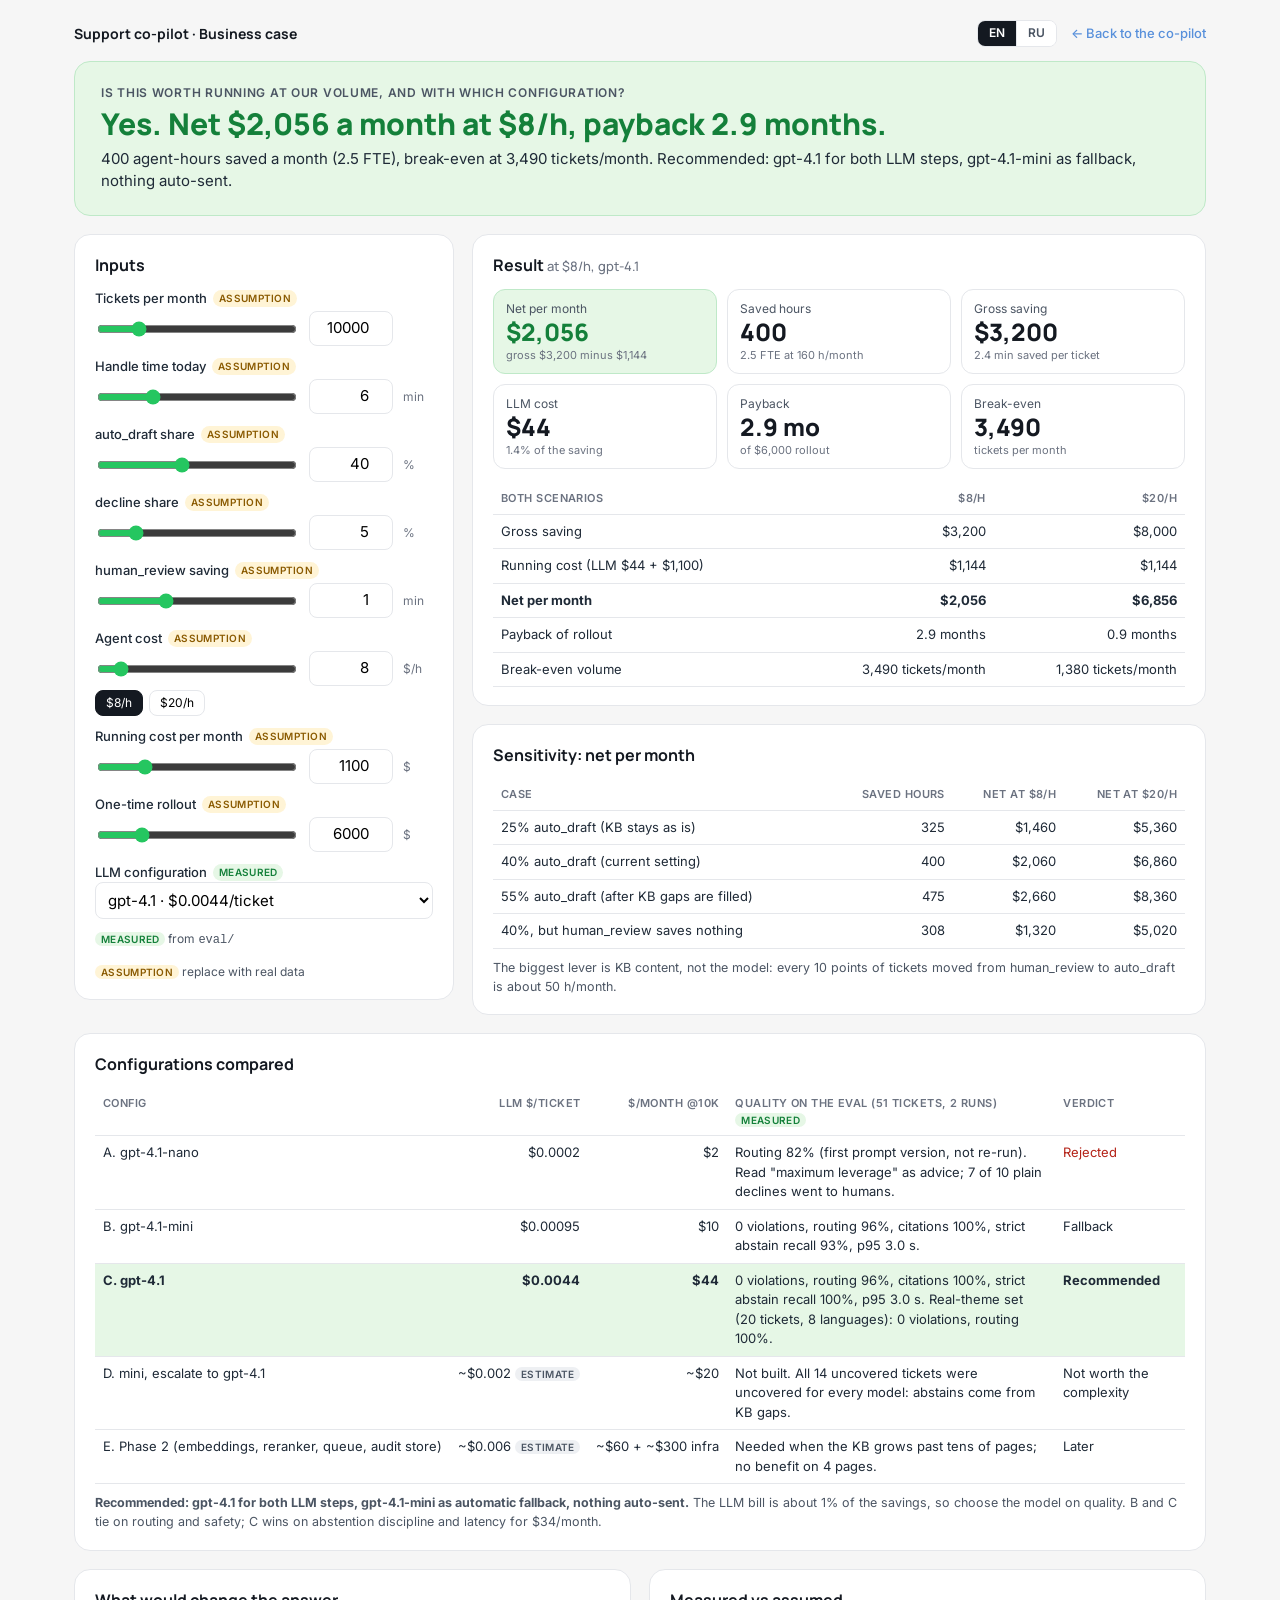
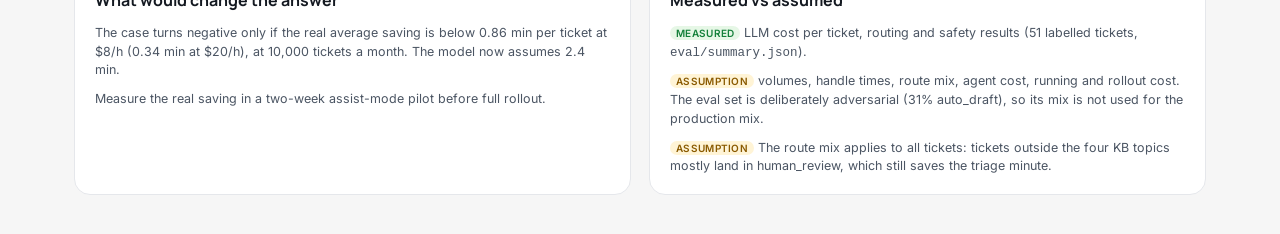
<file: copilot/web/static/business-case.html>
<!doctype html>
<html lang="en">
<head>
<meta charset="utf-8">
<meta name="viewport" content="width=device-width, initial-scale=1">
<title>Business case: support co-pilot</title>
<link rel="preconnect" href="https://fonts.googleapis.com">
<link rel="preconnect" href="https://fonts.gstatic.com" crossorigin>
<link href="https://fonts.googleapis.com/css2?family=Inter:wght@400;500;600&family=Manrope:wght@600;700;800&display=swap" rel="stylesheet">
<style>
:root{
  --green:#25c660; --green-pale:#e6f7e6; --green-dark:#14803a;
  --navy:#141921; --dark:#1f2a37;
  --g1:#4b5563; --g2:#6b7280; --line:#e5e7eb; --bg:#f6f6f6; --blue:#5890db;
  --red:#b42318; --red-pale:#fdecea;
}
*{box-sizing:border-box}
body{margin:0;background:var(--bg);color:var(--dark);font:15px/1.5 Inter,system-ui,sans-serif}
h1,h2,h3,.num{font-family:Manrope,Inter,sans-serif;color:var(--navy)}
a{color:var(--blue)}
.wrap{max-width:1180px;margin:0 auto;padding:20px 24px 40px}
.top{display:flex;justify-content:space-between;align-items:center;gap:8px 12px;flex-wrap:wrap;font-size:13px;color:var(--g2)}
.tools{display:flex;align-items:center;gap:14px}
.lang{display:none;border:1px solid var(--line);border-radius:8px;overflow:hidden;background:#fff}
.js .lang{display:inline-flex}
.lang button{border:0;background:#fff;padding:4px 11px;font:600 12px/1.4 Inter,system-ui,sans-serif;color:var(--g1);cursor:pointer}
.lang button+button{border-left:1px solid var(--line)}
.lang button[aria-pressed=true]{background:var(--navy);color:#fff}
.lang button:focus-visible{outline:2px solid var(--green);outline-offset:-2px}
.top a{text-decoration:none;font-weight:500}
.top strong{font-family:Manrope;color:var(--navy);font-size:14px}
.verdict{margin:14px 0 18px;padding:22px 26px;border-radius:16px;background:var(--green-pale);border:1px solid #bfe9c8}
.verdict.no{background:var(--red-pale);border-color:#f3c1bb}
.verdict .q{font-size:12px;letter-spacing:.06em;text-transform:uppercase;color:var(--g1);font-weight:600}
.verdict h1{margin:4px 0 6px;font-size:30px;line-height:1.2;font-weight:800;color:var(--green-dark)}
.verdict.no h1{color:var(--red)}
.verdict p{margin:0;color:var(--dark)}
.grid{display:grid;grid-template-columns:minmax(300px,380px) 1fr;gap:18px;align-items:start}
.card{background:#fff;border:1px solid var(--line);border-radius:16px;padding:18px 20px}
.card h2{margin:0 0 12px;font-size:16px;font-weight:700}
.field{margin-bottom:11px}
.field .lab{display:flex;justify-content:space-between;align-items:center;gap:8px;font-size:13px;font-weight:500}
.field .lab span.t{display:flex;align-items:center;gap:6px;flex-wrap:wrap}
.field .ctl{display:flex;align-items:center;gap:10px;margin-top:3px}
.field input[type=range]{flex:1;accent-color:var(--green);min-width:0}
.field input[type=number]{width:84px;padding:5px 8px;border:1px solid var(--line);border-radius:8px;font:inherit;text-align:right}
.field .unit{font-size:12px;color:var(--g2);min-width:30px}
select{width:100%;padding:7px 8px;border:1px solid var(--line);border-radius:8px;font:inherit;background:#fff}
.presets{display:flex;gap:6px;margin-top:4px}
.presets button{border:1px solid var(--line);background:#fff;border-radius:8px;padding:3px 10px;font:inherit;font-size:12px;cursor:pointer}
.presets button.on{background:var(--navy);color:#fff;border-color:var(--navy)}
.tag{font-size:10px;font-weight:600;letter-spacing:.03em;text-transform:uppercase;padding:1px 6px;border-radius:99px;white-space:nowrap}
.tag.m{background:var(--green-pale);color:var(--green-dark)}
.tag.a{background:#fff4d6;color:#8a5a00}
.tag.c{background:#eef0f3;color:var(--g1)}
.kpis{display:grid;grid-template-columns:repeat(3,1fr);gap:10px}
.kpi{border:1px solid var(--line);border-radius:12px;padding:10px 12px}
.kpi .l{font-size:12px;color:var(--g1)}
.kpi .v{font-size:24px;font-weight:800;line-height:1.2;color:var(--navy)}
.kpi .s{font-size:11px;color:var(--g2)}
.kpi.hero{background:var(--green-pale);border-color:#bfe9c8}
.kpi.hero .v{color:var(--green-dark)}
.kpi.neg .v{color:var(--red)}
.right{display:grid;gap:18px}
table{width:100%;border-collapse:collapse;font-size:13px}
th,td{text-align:left;padding:7px 8px;border-bottom:1px solid var(--line);vertical-align:top}
th{font-size:11px;text-transform:uppercase;letter-spacing:.04em;color:var(--g2);font-weight:600}
td.r,th.r{text-align:right;white-space:nowrap}
tr.sel td{background:var(--green-pale)}
tr.rej td:last-child{color:var(--red)}
.wide{margin-top:18px}
.cfg td:first-child{white-space:nowrap}
.note{font-size:12.5px;color:var(--g1);margin:10px 0 0}
.legend{display:flex;gap:14px;flex-wrap:wrap;font-size:12px;color:var(--g1);margin-top:14px;align-items:center}
.two{display:grid;grid-template-columns:1fr 1fr;gap:18px;margin-top:18px}
noscript .card{margin-top:18px}
.app{display:none}.js .app{display:block}
@media (max-width:900px){
  .grid,.two{grid-template-columns:minmax(0,1fr)}
  .right{grid-template-columns:minmax(0,1fr)}
  td.r,th.r{white-space:normal}
  .card{padding:14px}
  .kpis{grid-template-columns:repeat(2,1fr)}
  .verdict h1{font-size:23px}
  .wrap{padding:14px 16px 30px}
  .cfgwrap{overflow-x:auto}
  .cfg{min-width:820px}
  .cfg td.r{white-space:nowrap}
}
@media print{
  @page{size:A4;margin:8mm}
  body{background:#fff;font-size:9.5px;line-height:1.35}
  .wrap{padding:0;max-width:none}
  .top a,.presets,.lang{display:none}
  .card,.verdict{border-radius:8px;padding:8px 10px;break-inside:avoid}
  .verdict{margin:6px 0 8px}
  .verdict h1{font-size:17px}
  .grid{grid-template-columns:240px 1fr;gap:8px}
  .right{gap:8px}
  .wide,.two{margin-top:8px;gap:8px}
  .card h2{font-size:11px;margin-bottom:5px}
  .field{margin-bottom:3px}
  .field input[type=range]{display:none}
  .field .lab{font-size:9.5px}
  .field input[type=number]{border:0;width:auto;padding:0;font-weight:600}
  select{border:0;padding:0;appearance:none;font-weight:600}
  .kpi{padding:4px 6px}.kpi .v{font-size:14px}.kpi .l,.kpi .s{font-size:8.5px}
  .kpis{gap:5px}
  th,td{padding:2px 5px;font-size:8.5px}
  .note,.legend{font-size:8.5px;margin-top:4px}
  .tag{font-size:7px}
  .cfgwrap{overflow:visible}.cfg{min-width:0}
}
</style>
<script>document.documentElement.classList.add('js')</script>
</head>
<body>
<div class="wrap">
  <div class="top"><strong data-i18n="brand">Support co-pilot · Business case</strong>
    <div class="tools"><div class="lang" role="group" aria-label="Language"><button type="button" data-lang="en" aria-pressed="true">EN</button><button type="button" data-lang="ru" aria-pressed="false">RU</button></div>
    <a href="/" data-i18n="back">&larr; Back to the co-pilot</a></div></div>

  <noscript>
    <div class="verdict"><div class="q">Is this worth running at 10,000 tickets a month?</div>
      <h1>Yes. Net +$2,056/month at $8/h, payback 2.9 months.</h1>
      <p>Base case, gpt-4.1. Enable JavaScript to change the inputs.</p></div>
    <div class="card"><h2>Base case</h2>
      <table>
        <tr><th></th><th class="r">$8/h</th><th class="r">$20/h</th></tr>
        <tr><td>Saved hours per month (about 2.5 FTE)</td><td class="r">400</td><td class="r">400</td></tr>
        <tr><td>Gross saving</td><td class="r">$3,200</td><td class="r">$8,000</td></tr>
        <tr><td>Running cost (LLM $44 + $1,100)</td><td class="r">$1,144</td><td class="r">$1,144</td></tr>
        <tr><td>Net per month</td><td class="r">$2,056</td><td class="r">$6,856</td></tr>
        <tr><td>Payback of $6,000 rollout</td><td class="r">2.9 months</td><td class="r">0.9 months</td></tr>
        <tr><td>Break-even volume</td><td class="r">3,490 tickets/month</td><td class="r">1,380 tickets/month</td></tr>
      </table>
      <p class="note">Recommended configuration: gpt-4.1 for both LLM steps, gpt-4.1-mini as automatic fallback, nothing auto-sent.</p>
    </div>
  </noscript>

  <div class="app">
    <div id="verdict" class="verdict">
      <div class="q" data-i18n="q">Is this worth running at our volume, and with which configuration?</div>
      <h1 id="vh"></h1>
      <p id="vp"></p>
    </div>

    <div class="grid">
      <section class="card" aria-label="Inputs" data-i18n-aria="inputs">
        <h2 data-i18n="inputs">Inputs</h2>
        <div id="inputs"></div>
        <div class="field">
          <div class="lab"><span class="t" data-i18n="llmcfg">LLM configuration <span class="tag m">measured</span></span></div>
          <select id="model" data-i18n-aria="llmcfgAria" aria-label="LLM configuration"></select>
        </div>
        <div class="legend" style="margin-top:6px">
          <span data-i18n="lg_m"><span class="tag m">measured</span> from <code>eval/</code></span>
          <span data-i18n="lg_a"><span class="tag a">assumption</span> replace with real data</span>
        </div>
      </section>

      <div class="right">
        <section class="card" aria-label="Results" data-i18n-aria="result">
          <h2><span data-i18n="result">Result</span> <span id="rate-label" style="font-weight:500;color:var(--g2);font-size:13px"></span></h2>
          <div class="kpis" id="kpis"></div>
          <table style="margin-top:14px">
            <tr><th data-i18n="both">Both scenarios</th><th class="r" data-i18n="h8">$8/h</th><th class="r" data-i18n="h20">$20/h</th></tr>
            <tbody id="scen"></tbody>
          </table>
        </section>
        <section class="card" aria-label="Sensitivity" data-i18n-aria="sensTitle">
          <h2 data-i18n="sensTitle">Sensitivity: net per month</h2>
          <table>
            <tr><th data-i18n="s_case">Case</th><th class="r" data-i18n="s_hours">Saved hours</th><th class="r" data-i18n="s_n8">Net at $8/h</th><th class="r" data-i18n="s_n20">Net at $20/h</th></tr>
            <tbody id="sens"></tbody>
          </table>
          <p class="note" id="lever"></p>
        </section>
      </div>
    </div>

    <section class="card wide" aria-label="Configurations" data-i18n-aria="cfgTitle">
      <h2 data-i18n="cfgTitle">Configurations compared</h2>
      <div class="cfgwrap">
      <table class="cfg" id="cfg">
        <tr><th data-i18n="c_h1">Config</th><th class="r" data-i18n="c_h2">LLM $/ticket</th><th class="r" data-i18n="c_h3">$/month @10k</th><th data-i18n="c_h4">Quality on the eval (51 tickets, 2 runs) <span class="tag m">measured</span></th><th data-i18n="c_h5">Verdict</th></tr>
        <tr data-m="gpt-4.1-nano" class="rej"><td>A. gpt-4.1-nano</td><td class="r" data-i18n="a_cost">$0.0002</td><td class="r">$2</td><td data-i18n="a_q">Routing 82% (first prompt version, not re-run). Read "maximum leverage" as advice; 7 of 10 plain declines went to humans.</td><td data-i18n="a_v">Rejected</td></tr>
        <tr data-m="gpt-4.1-mini"><td>B. gpt-4.1-mini</td><td class="r" data-i18n="b_cost">$0.00095</td><td class="r">$10</td><td data-i18n="b_q">0 violations, routing 96%, citations 100%, strict abstain recall 93%, p95 3.0 s.</td><td data-i18n="b_v">Fallback</td></tr>
        <tr data-m="gpt-4.1"><td><strong>C. gpt-4.1</strong></td><td class="r" data-i18n="c_cost"><strong>$0.0044</strong></td><td class="r"><strong>$44</strong></td><td data-i18n="c_q">0 violations, routing 96%, citations 100%, strict abstain recall 100%, p95 3.0 s. Real-theme set (20 tickets, 8 languages): 0 violations, routing 100%.</td><td data-i18n="c_v"><strong>Recommended</strong></td></tr>
        <tr><td data-i18n="d_name">D. mini, escalate to gpt-4.1</td><td class="r" data-i18n="d_cost">~$0.002 <span class="tag c">estimate</span></td><td class="r">~$20</td><td data-i18n="d_q">Not built. All 14 uncovered tickets were uncovered for every model: abstains come from KB gaps.</td><td data-i18n="d_v">Not worth the complexity</td></tr>
        <tr><td data-i18n="e_name">E. Phase 2 (embeddings, reranker, queue, audit store)</td><td class="r" data-i18n="e_cost">~$0.006 <span class="tag c">estimate</span></td><td class="r" data-i18n="e_month">~$60 + ~$300 infra</td><td data-i18n="e_q">Needed when the KB grows past tens of pages; no benefit on 4 pages.</td><td data-i18n="e_v">Later</td></tr>
      </table>
      </div>
      <p class="note" data-i18n="cfgNote"><strong>Recommended: gpt-4.1 for both LLM steps, gpt-4.1-mini as automatic fallback, nothing auto-sent.</strong> The LLM bill is about 1% of the savings, so choose the model on quality. B and C tie on routing and safety; C wins on abstention discipline and latency for $34/month.</p>
    </section>

    <div class="two">
      <section class="card">
        <h2 data-i18n="flipTitle">What would change the answer</h2>
        <p class="note" style="margin-top:0" id="flip"></p>
        <p class="note" data-i18n="pilot">Measure the real saving in a two-week assist-mode pilot before full rollout.</p>
      </section>
      <section class="card">
        <h2 data-i18n="mvaTitle">Measured vs assumed</h2>
        <p class="note" style="margin-top:0" data-i18n="mva1"><span class="tag m">measured</span> LLM cost per ticket, routing and safety results (51 labelled tickets, <code>eval/summary.json</code>).</p>
        <p class="note" data-i18n="mva2"><span class="tag a">assumption</span> volumes, handle times, route mix, agent cost, running and rollout cost. The eval set is deliberately adversarial (31% auto_draft), so its mix is not used for the production mix.</p>
        <p class="note" data-i18n="mva3"><span class="tag a">assumption</span> The route mix applies to all tickets: tickets outside the four KB topics mostly land in human_review, which still saves the triage minute.</p>
      </section>
    </div>
  </div>
</div>

<script>
// ---- i18n: all visible text lives here. Tokens {m} {a} {e} become tag badges. ----
const I18N = {
  en: {
    locale: 'en-US',
    title: 'Business case: support co-pilot',
    tags: { a: 'assumption', m: 'measured', c: 'context only', e: 'estimate' },
    units: { '': '', min: 'min', '%': '%', '$': '$', '$/h': '$/h' },
    s: {
      brand: 'Support co-pilot · Business case',
      back: '&larr; Back to the co-pilot',
      q: 'Is this worth running at our volume, and with which configuration?',
      inputs: 'Inputs',
      llmcfg: 'LLM configuration {m}', llmcfgAria: 'LLM configuration',
      lg_m: '{m} from <code>eval/</code>',
      lg_a: '{a} replace with real data',
      result: 'Result', both: 'Both scenarios', h8: '$8/h', h20: '$20/h',
      sensTitle: 'Sensitivity: net per month',
      s_case: 'Case', s_hours: 'Saved hours', s_n8: 'Net at $8/h', s_n20: 'Net at $20/h',
      cfgTitle: 'Configurations compared',
      c_h1: 'Config', c_h2: 'LLM $/ticket', c_h3: '$/month @10k',
      c_h4: 'Quality on the eval (51 tickets, 2 runs) {m}', c_h5: 'Verdict',
      a_cost: '$0.0002', b_cost: '$0.00095', c_cost: '<strong>$0.0044</strong>',
      a_q: 'Routing 82% (first prompt version, not re-run). Read "maximum leverage" as advice; 7 of 10 plain declines went to humans.',
      b_q: '0 violations, routing 96%, citations 100%, strict abstain recall 93%, p95 3.0 s.',
      c_q: '0 violations, routing 96%, citations 100%, strict abstain recall 100%, p95 3.0 s. Real-theme set (20 tickets, 8 languages): 0 violations, routing 100%.',
      a_v: 'Rejected', b_v: 'Fallback', c_v: '<strong>Recommended</strong>',
      d_name: 'D. mini, escalate to gpt-4.1', d_cost: '~$0.002 {e}',
      d_q: 'Not built. All 14 uncovered tickets were uncovered for every model: abstains come from KB gaps.',
      d_v: 'Not worth the complexity',
      e_name: 'E. Phase 2 (embeddings, reranker, queue, audit store)', e_cost: '~$0.006 {e}',
      e_month: '~$60 + ~$300 infra',
      e_q: 'Needed when the KB grows past tens of pages; no benefit on 4 pages.',
      e_v: 'Later',
      cfgNote: '<strong>Recommended: gpt-4.1 for both LLM steps, gpt-4.1-mini as automatic fallback, nothing auto-sent.</strong> The LLM bill is about 1% of the savings, so choose the model on quality. B and C tie on routing and safety; C wins on abstention discipline and latency for $34/month.',
      flipTitle: 'What would change the answer',
      pilot: 'Measure the real saving in a two-week assist-mode pilot before full rollout.',
      mvaTitle: 'Measured vs assumed',
      mva1: '{m} LLM cost per ticket, routing and safety results (51 labelled tickets, <code>eval/summary.json</code>).',
      mva2: '{a} volumes, handle times, route mix, agent cost, running and rollout cost. The eval set is deliberately adversarial (31% auto_draft), so its mix is not used for the production mix.',
      mva3: '{a} The route mix applies to all tickets: tickets outside the four KB topics mostly land in human_review, which still saves the triage minute.',
    },
    f: {
      tickets: 'Tickets per month', handleMin: 'Handle time today', autoPct: 'auto_draft share', declinePct: 'decline share',
      reviewSaveMin: 'human_review saving', rate: 'Agent cost', running: 'Running cost per month', rollout: 'One-time rollout',
    },
    numberSuffix: ' (number)',
    perTicket: '/ticket',
    none: 'none',
    months: (x) => x + ' months',
    mo: (x) => x + ' mo',
    verdictYes: (net, rate, pb) => `Yes. Net ${net} a month at $${rate}/h, ${pb}.`,
    verdictNo: (net, rate) => `Not at these settings. Net ${net} a month at $${rate}/h.`,
    pbText: (x) => (x === null ? 'no payback' : 'payback ' + x + ' months'),
    beText: (n) => (n === null ? 'never at this rate' : n + ' tickets/month'),
    vp: (hours, fte, be, ok) => `${hours} agent-hours saved a month (${fte} FTE), break-even at ${be}. `
      + (ok ? 'Recommended: gpt-4.1 for both LLM steps, gpt-4.1-mini as fallback, nothing auto-sent.' : 'Raise the auto_draft share or the volume, or check the inputs.'),
    rateLabel: (rate, model) => `at $${rate}/h, ${model}`,
    kNet: 'Net per month', kNetS: (g, c) => `gross ${g} minus ${c}`,
    kHours: 'Saved hours', kHoursS: (fte, h) => `${fte} FTE at ${h} h/month`,
    kGross: 'Gross saving', kGrossS: (m) => `${m} min saved per ticket`,
    kLlm: 'LLM cost', kLlmS: (p) => `${p}% of the saving`,
    kPay: 'Payback', kPayS: (m) => `of ${m} rollout`,
    kBe: 'Break-even', kBeS: 'tickets per month',
    rGross: 'Gross saving', rRun: (llm, run) => `Running cost (LLM ${llm} + ${run})`, rNet: 'Net per month',
    rPay: 'Payback of rollout', rBe: 'Break-even volume', beUnit: (n) => n + ' tickets/month',
    sens: [
      () => '25% auto_draft (KB stays as is)',
      (p) => p + '% auto_draft (current setting)',
      () => '55% auto_draft (after KB gaps are filled)',
      (p) => p + '%, but human_review saves nothing',
    ],
    lever: (n) => `The biggest lever is KB content, not the model: every 10 points of tickets moved from human_review to auto_draft is about ${n} h/month.`,
    flip: (a, b, n, s) => `The case turns negative only if the real average saving is below ${a} min per ticket at $8/h (${b} min at $20/h), at ${n} tickets a month. The model now assumes ${s} min.`,
  },
  ru: {
    locale: 'ru-RU',
    title: 'Бизнес-кейс: ко-пилот поддержки',
    tags: { a: 'Допущение', m: 'Измерено', c: 'Для контекста', e: 'Оценка' },
    units: { '': '', min: 'мин', '%': '%', '$': '$', '$/h': '$/ч' },
    s: {
      brand: 'Ко-пилот поддержки · Бизнес-кейс',
      back: '&larr; Назад к ко-пилоту',
      q: 'Выгодно ли это при нашем объёме и в какой конфигурации?',
      inputs: 'Исходные данные',
      llmcfg: 'Конфигурация LLM {m}', llmcfgAria: 'Конфигурация LLM',
      lg_m: '{m} из <code>eval/</code>',
      lg_a: '{a} заменить реальными данными',
      result: 'Результат', both: 'Оба сценария', h8: '$8/ч', h20: '$20/ч',
      sensTitle: 'Чувствительность: чистая экономия в месяц',
      s_case: 'Вариант', s_hours: 'Часов', s_n8: 'Чистая, $8/ч', s_n20: 'Чистая, $20/ч',
      cfgTitle: 'Сравнение конфигураций',
      c_h1: 'Конфигурация', c_h2: 'LLM, $ за обращение', c_h3: '$ в месяц при 10 тыс.',
      c_h4: 'Качество на тестовом наборе (51 обращение, 2 прогона) {m}', c_h5: 'Вердикт',
      a_cost: '$0,0002', b_cost: '$0,00095', c_cost: '<strong>$0,0044</strong>',
      a_q: 'Маршрутизация 82% (первая версия промпта, повторно не прогоняли). Фразу «максимальный рычаг» модель читает как совет; 7 из 10 обычных отказов ушли людям.',
      b_q: '0 нарушений, маршрутизация 96%, ссылки на источники 100%, strict abstain recall 93%, p95 3,0 с.',
      c_q: '0 нарушений, маршрутизация 96%, ссылки на источники 100%, strict abstain recall 100%, p95 3,0 с. Набор реальных тем (20 обращений, 8 языков): 0 нарушений, маршрутизация 100%.',
      a_v: 'Отклонена', b_v: 'Резерв', c_v: '<strong>Рекомендуется</strong>',
      d_name: 'D. mini, эскалация на gpt-4.1', d_cost: '~$0,002 {e}',
      d_q: 'Не строили. Все 14 непокрытых обращений остались непокрытыми для любой модели: отказы возникают из-за пробелов в базе знаний.',
      d_v: 'Не стоит усложнения',
      e_name: 'E. Фаза 2 (эмбеддинги, реранкер, очередь, хранилище аудита)', e_cost: '~$0,006 {e}',
      e_month: '~$60 + ~$300 на инфраструктуру',
      e_q: 'Понадобится, когда база знаний вырастет до десятков страниц. На 4 страницах пользы нет.',
      e_v: 'Позже',
      cfgNote: '<strong>Рекомендуем: gpt-4.1 для обоих шагов LLM, gpt-4.1-mini как автоматический резерв, ничего не отправляется автоматически.</strong> Счёт за LLM — около 1% от экономии, поэтому модель выбираем по качеству. B и C равны по маршрутизации и безопасности. C лучше по дисциплине отказов и задержке, разница — $34 в месяц.',
      flipTitle: 'Что может изменить ответ',
      pilot: 'Перед полным запуском измерьте реальную экономию в двухнедельном пилоте в режиме подсказок.',
      mvaTitle: 'Измерено и предположено',
      mva1: '{m} Стоимость LLM на обращение, результаты маршрутизации и безопасности (51 размеченное обращение, <code>eval/summary.json</code>).',
      mva2: '{a} объёмы, время обработки, доли маршрутов, стоимость часа оператора, расходы на работу и запуск. Тестовый набор намеренно сложный (31% auto_draft), поэтому его доли не берём для боевых.',
      mva3: '{a} Доли маршрутов применяются ко всем обращениям. Обращения вне четырёх тем базы знаний в основном попадают в human_review, но всё равно экономят минуту на сортировке.',
    },
    f: {
      tickets: 'Обращений в месяц', handleMin: 'Время обработки сейчас', autoPct: 'Доля auto_draft', declinePct: 'Доля decline',
      reviewSaveMin: 'Экономия на human_review', rate: 'Стоимость часа оператора', running: 'Расходы на работу в месяц', rollout: 'Разовый запуск',
    },
    numberSuffix: ' (число)',
    perTicket: ' за обращение',
    none: 'нет',
    months: (x) => x + ' мес.',
    mo: (x) => x + ' мес.',
    verdictYes: (net, rate, pb) => `Да. Чистая экономия ${net} в месяц при $${rate}/ч, ${pb}${pb.endsWith('.') ? '' : '.'}`,
    verdictNo: (net, rate) => `Нет, при таких настройках. Чистый результат ${net} в месяц при $${rate}/ч.`,
    pbText: (x) => (x === null ? 'не окупается' : 'окупаемость ' + x + ' мес.'),
    beText: (n) => (n === null ? 'при такой ставке не достигается' : n + ' обращений в месяц'),
    vp: (hours, fte, be, ok) => `Экономия ${hours} ч работы операторов в месяц (${fte} ставки оператора при 160 ч), безубыточность — ${be}. `
      + (ok ? 'Рекомендуем: gpt-4.1 для обоих шагов LLM, gpt-4.1-mini как резерв, ничего не отправляется автоматически.' : 'Увеличьте долю auto_draft или объём либо проверьте исходные данные.'),
    rateLabel: (rate, model) => `при $${rate}/ч, ${model}`,
    kNet: 'Чистая экономия в месяц', kNetS: (g, c) => `экономия ${g} минус расходы ${c}`,
    kHours: 'Сэкономлено часов', kHoursS: (fte, h) => `${fte} ставки оператора (по ${h} ч в месяц)`,
    kGross: 'Валовая экономия', kGrossS: (m) => `${m} мин экономии на обращение`,
    kLlm: 'Расходы на LLM', kLlmS: (p) => `${p}% от экономии`,
    kPay: 'Окупаемость', kPayS: (m) => `запуска за ${m}`,
    kBe: 'Безубыточность', kBeS: 'обращений в месяц',
    rGross: 'Валовая экономия', rRun: (llm, run) => `Расходы на работу (LLM ${llm} + ${run})`, rNet: 'Чистая экономия в месяц',
    rPay: 'Окупаемость запуска', rBe: 'Объём безубыточности', beUnit: (n) => n + ' обращений в месяц',
    sens: [
      () => '25% auto_draft (база знаний без изменений)',
      (p) => p + '% auto_draft (текущая настройка)',
      () => '55% auto_draft (после заполнения пробелов в базе)',
      (p) => p + '%, но human_review ничего не экономит',
    ],
    lever: (n) => `Главный рычаг — наполнение базы знаний, а не модель: каждые 10 п.п. обращений, переведённых из human_review в auto_draft, — около ${n} ч в месяц.`,
    flip: (a, b, n, s) => `Расчёт уходит в минус, только если реальная средняя экономия ниже ${a} мин на обращение при $8/ч (${b} мин при $20/ч) и ${n} обращениях в месяц. Сейчас в модели заложено ${s} мин.`,
  },
};

// Constants come from docs/business-case.md (assumptions, "Inputs" table) and
// eval/summary.json (measured LLM cost per ticket). Change numbers here only.
const INPUTS = {
  tickets: 10000,          // brief
  handleMin: 6,            // minutes per ticket today
  autoPct: 40,             // % auto_draft
  declinePct: 5,           // % decline_trading_advice (human_review = the rest)
  autoMin: 2,              // minutes with co-pilot: auto_draft
  declineMin: 1,           // minutes with co-pilot: decline_trading_advice
  reviewSaveMin: 1,        // minutes saved on human_review
  rate: 8,                 // loaded agent cost, $/h
  running: 1100,           // $/month: 0.1 FTE engineer + hosting + weekly review
  rollout: 6000,           // one-time Phase 1
  model: 'gpt-4.1',
  fteHours: 160,           // hours per FTE-month
  rates: [8, 20],          // the two scenarios in the doc
};
const MODELS = {            // measured on the 51-ticket eval, prompt v2: eval/summary.json, eval/runs/v2-gpt-4.1-mini/
  'gpt-4.1': 0.0044,
  'gpt-4.1-mini': 0.00095,
  'gpt-4.1-nano': 0.0002,
};

// ---- model (pure functions) ----
function calc(i, over) {
  const p = Object.assign({}, i, over || {});
  const auto = p.autoPct / 100, decl = p.declinePct / 100;
  const review = Math.max(0, 1 - auto - decl);
  const reviewMin = p.handleMin - p.reviewSaveMin;
  const avgMin = auto * p.autoMin + decl * p.declineMin + review * reviewMin;
  const savedMin = p.handleMin - avgMin;
  const hours = p.tickets * savedMin / 60;
  const llmPer = MODELS[p.model];
  const llm = llmPer * p.tickets;
  const gross = hours * p.rate;
  const net = gross - llm - p.running;
  const payback = net > 0 ? p.rollout / net : null;
  const perTicket = savedMin / 60 * p.rate - llmPer;
  const breakEven = perTicket > 0 ? p.running / perTicket : null;
  const fte = hours / p.fteHours;
  return { avgMin, savedMin, hours, fte, gross, llm, net, payback, breakEven, perTicket };
}
const round10 = (x) => Math.round(x / 10) * 10;
function sensitivity(i) {
  return [
    { label: '25% auto_draft (KB stays as is)', over: { autoPct: 25 } },
    { label: i.autoPct + '% auto_draft (current setting)', over: {} },
    { label: '55% auto_draft (after KB gaps are filled)', over: { autoPct: 55 } },
    { label: i.autoPct + '%, but human_review saves nothing', over: { reviewSaveMin: 0 } },
  ].map((c) => ({
    label: c.label,
    hours: calc(i, c.over).hours,
    net8: calc(i, Object.assign({ rate: 8 }, c.over)).net,
    net20: calc(i, Object.assign({ rate: 20 }, c.over)).net,
  }));
}
if (typeof module !== 'undefined') module.exports = { INPUTS, MODELS, calc, sensitivity, round10 };

// ---- UI ----
if (typeof document !== 'undefined') (function () {
  const S = Object.assign({}, INPUTS);
  const $ = (id) => document.getElementById(id);
  const LS_KEY = 'bc-lang';
  let lang = 'en';
  let D = I18N.en, F = null;
  const mkFmt = (loc) => ({
    i: new Intl.NumberFormat(loc, { maximumFractionDigits: 0 }),
    d1: new Intl.NumberFormat(loc, { minimumFractionDigits: 1, maximumFractionDigits: 1 }),
    d2: new Intl.NumberFormat(loc, { minimumFractionDigits: 2, maximumFractionDigits: 2 }),
    p: new Intl.NumberFormat(loc, { maximumFractionDigits: 5 }),
  });
  const money = (x) => (x < 0 ? '-$' : '$') + F.i.format(Math.abs(Math.round(x)));
  const num = (x) => F.i.format(Math.round(x));
  const FIELDS = [
    { k: 'tickets', min: 1000, max: 50000, step: 500, u: '', tag: 'a' },
    { k: 'handleMin', min: 1, max: 20, step: 0.5, u: 'min', tag: 'a' },
    { k: 'autoPct', min: 0, max: 95, step: 1, u: '%', tag: 'a' },
    { k: 'declinePct', min: 0, max: 30, step: 1, u: '%', tag: 'a' },
    { k: 'reviewSaveMin', min: 0, max: 3, step: 0.25, u: 'min', tag: 'a' },
    { k: 'rate', min: 5, max: 40, step: 1, u: '$/h', tag: 'a', presets: [8, 20] },
    { k: 'running', min: 0, max: 5000, step: 50, u: '$', tag: 'a' },
    { k: 'rollout', min: 0, max: 30000, step: 500, u: '$', tag: 'a' },
  ];
  const TAG_CLASS = { a: 'a', m: 'm', c: 'c', e: 'c' };
  const tagHtml = (k) => `<span class="tag ${TAG_CLASS[k]}">${D.tags[k]}</span>`;
  const withTags = (str) => str.replace(/\{([maec])\}/g, (_, k) => tagHtml(k));
  const stripTags = (str) => str.replace(/<[^>]*>/g, '').replace(/\{[maec]\}/g, '').trim();

  function applyStatic() {
    document.documentElement.lang = lang;
    document.title = D.title;
    document.querySelectorAll('[data-i18n]').forEach((el) => { el.innerHTML = withTags(D.s[el.dataset.i18n]); });
    document.querySelectorAll('[data-i18n-aria]').forEach((el) => el.setAttribute('aria-label', stripTags(D.s[el.dataset.i18nAria])));
    document.querySelectorAll('.lang button').forEach((b) => b.setAttribute('aria-pressed', String(b.dataset.lang === lang)));
  }

  function build() {
    $('inputs').innerHTML = FIELDS.map((f) => {
      const t = D.f[f.k], u = D.units[f.u];
      const pre = f.presets
        ? '<div class="presets">' + f.presets.map((v) => `<button type="button" data-p="${v}">$${v}${D.units['$/h'].slice(1)}</button>`).join('') + '</div>'
        : '';
      return `<div class="field"><div class="lab"><span class="t">${t} ${tagHtml(f.tag)}</span></div>
        <div class="ctl"><input type="range" id="r-${f.k}" min="${f.min}" max="${f.max}" step="${f.step}" aria-label="${t}">
        <input type="number" id="n-${f.k}" min="${f.min}" max="${f.max}" step="${f.step}" aria-label="${t}${D.numberSuffix}"><span class="unit">${u}</span></div>${pre}</div>`;
    }).join('');
    $('model').innerHTML = Object.keys(MODELS).map((m) => `<option value="${m}">${m} · $${F.p.format(MODELS[m])}${D.perTicket}</option>`).join('');
    FIELDS.forEach((f) => {
      const sync = (v) => { v = parseFloat(v); if (isNaN(v)) return; S[f.k] = Math.min(f.max, Math.max(f.min, v)); render(); };
      $('r-' + f.k).addEventListener('input', (e) => sync(e.target.value));
      $('n-' + f.k).addEventListener('input', (e) => sync(e.target.value));
    });
    document.querySelectorAll('[data-p]').forEach((b) => b.addEventListener('click', () => { S.rate = +b.dataset.p; render(); }));
  }

  function render() {
    FIELDS.forEach((f) => {
      $('r-' + f.k).value = S[f.k];
      if (document.activeElement !== $('n-' + f.k)) $('n-' + f.k).value = S[f.k];
    });
    document.querySelectorAll('[data-p]').forEach((b) => b.classList.toggle('on', +b.dataset.p === S.rate));
    $('model').value = S.model;
    document.querySelectorAll('#cfg tr[data-m]').forEach((r) => r.classList.toggle('sel', r.dataset.m === S.model));

    const r = calc(S);
    const ok = r.net > 0;
    const v = $('verdict');
    v.classList.toggle('no', !ok);
    const pb = D.pbText(r.payback === null ? null : F.d1.format(r.payback));
    $('vh').textContent = ok ? D.verdictYes(money(r.net), S.rate, pb) : D.verdictNo(money(r.net), S.rate);
    const be = D.beText(r.breakEven === null ? null : num(round10(r.breakEven)));
    $('vp').textContent = D.vp(num(r.hours), F.d1.format(r.fte), be, ok);
    $('rate-label').textContent = D.rateLabel(S.rate, S.model);

    const kp = (l, val, s, cls) => `<div class="kpi ${cls || ''}"><div class="l">${l}</div><div class="v num">${val}</div><div class="s">${s}</div></div>`;
    $('kpis').innerHTML = [
      kp(D.kNet, money(r.net), D.kNetS(money(r.gross), money(r.llm + S.running)), ok ? 'hero' : 'neg'),
      kp(D.kHours, num(r.hours), D.kHoursS(F.d1.format(r.fte), S.fteHours)),
      kp(D.kGross, money(r.gross), D.kGrossS(F.d1.format(r.savedMin))),
      kp(D.kLlm, money(r.llm), D.kLlmS(F.d1.format(r.gross > 0 ? r.llm / r.gross * 100 : 0))),
      kp(D.kPay, r.payback === null ? D.none : D.mo(F.d1.format(r.payback)), D.kPayS(money(S.rollout))),
      kp(D.kBe, r.breakEven === null ? D.none : num(round10(r.breakEven)), D.kBeS),
    ].join('');

    const two = S.rates.map((rt) => calc(S, { rate: rt }));
    const row = (l, f) => `<tr><td>${l}</td>${two.map((x) => `<td class="r">${f(x)}</td>`).join('')}</tr>`;
    $('scen').innerHTML = [
      row(D.rGross, (x) => money(x.gross)),
      row(D.rRun(money(two[0].llm), money(S.running)), (x) => money(x.llm + S.running)),
      row(`<strong>${D.rNet}</strong>`, (x) => `<strong>${money(x.net)}</strong>`),
      row(D.rPay, (x) => (x.payback === null ? D.none : D.months(F.d1.format(x.payback)))),
      row(D.rBe, (x) => (x.breakEven === null ? D.none : D.beUnit(num(round10(x.breakEven))))),
    ].join('');

    $('sens').innerHTML = sensitivity(S).map((s, i) =>
      `<tr><td>${D.sens[i](S.autoPct)}</td><td class="r">${num(s.hours)}</td><td class="r">${money(round10(s.net8))}</td><td class="r">${money(round10(s.net20))}</td></tr>`).join('');
    $('lever').textContent = D.lever(num(S.tickets * 0.1 * (S.autoMin < S.handleMin - S.reviewSaveMin ? (S.handleMin - S.reviewSaveMin - S.autoMin) : 0) / 60));

    // saving per ticket at which net = 0 at the current volume
    const flip = (rt) => (S.running / S.tickets + MODELS[S.model]) / rt * 60;
    $('flip').textContent = D.flip(F.d2.format(flip(8)), F.d2.format(flip(20)), num(S.tickets), F.d1.format(r.savedMin));
  }

  function setLang(l, persist) {
    lang = I18N[l] ? l : 'en';
    D = I18N[lang];
    F = mkFmt(D.locale);
    if (persist) {
      try { localStorage.setItem(LS_KEY, lang); } catch (e) { /* storage unavailable */ }
      try {
        const u = new URL(location.href);
        u.searchParams.set('lang', lang);
        history.replaceState(null, '', u);
      } catch (e) { /* ignore */ }
    }
    applyStatic();
    build();
    render();
  }

  function initialLang() {
    try {
      const q = new URLSearchParams(location.search).get('lang');
      if (q === 'ru' || q === 'en') return q;
    } catch (e) { /* ignore */ }
    try {
      const saved = localStorage.getItem(LS_KEY);
      if (saved === 'ru' || saved === 'en') return saved;
    } catch (e) { /* ignore */ }
    return 'en';
  }

  $('model').addEventListener('change', (e) => { S.model = e.target.value; render(); });
  document.querySelectorAll('.lang button').forEach((b) => b.addEventListener('click', () => setLang(b.dataset.lang, true)));
  setLang(initialLang(), false);
})();
</script>
</body>
</html>
</file>
